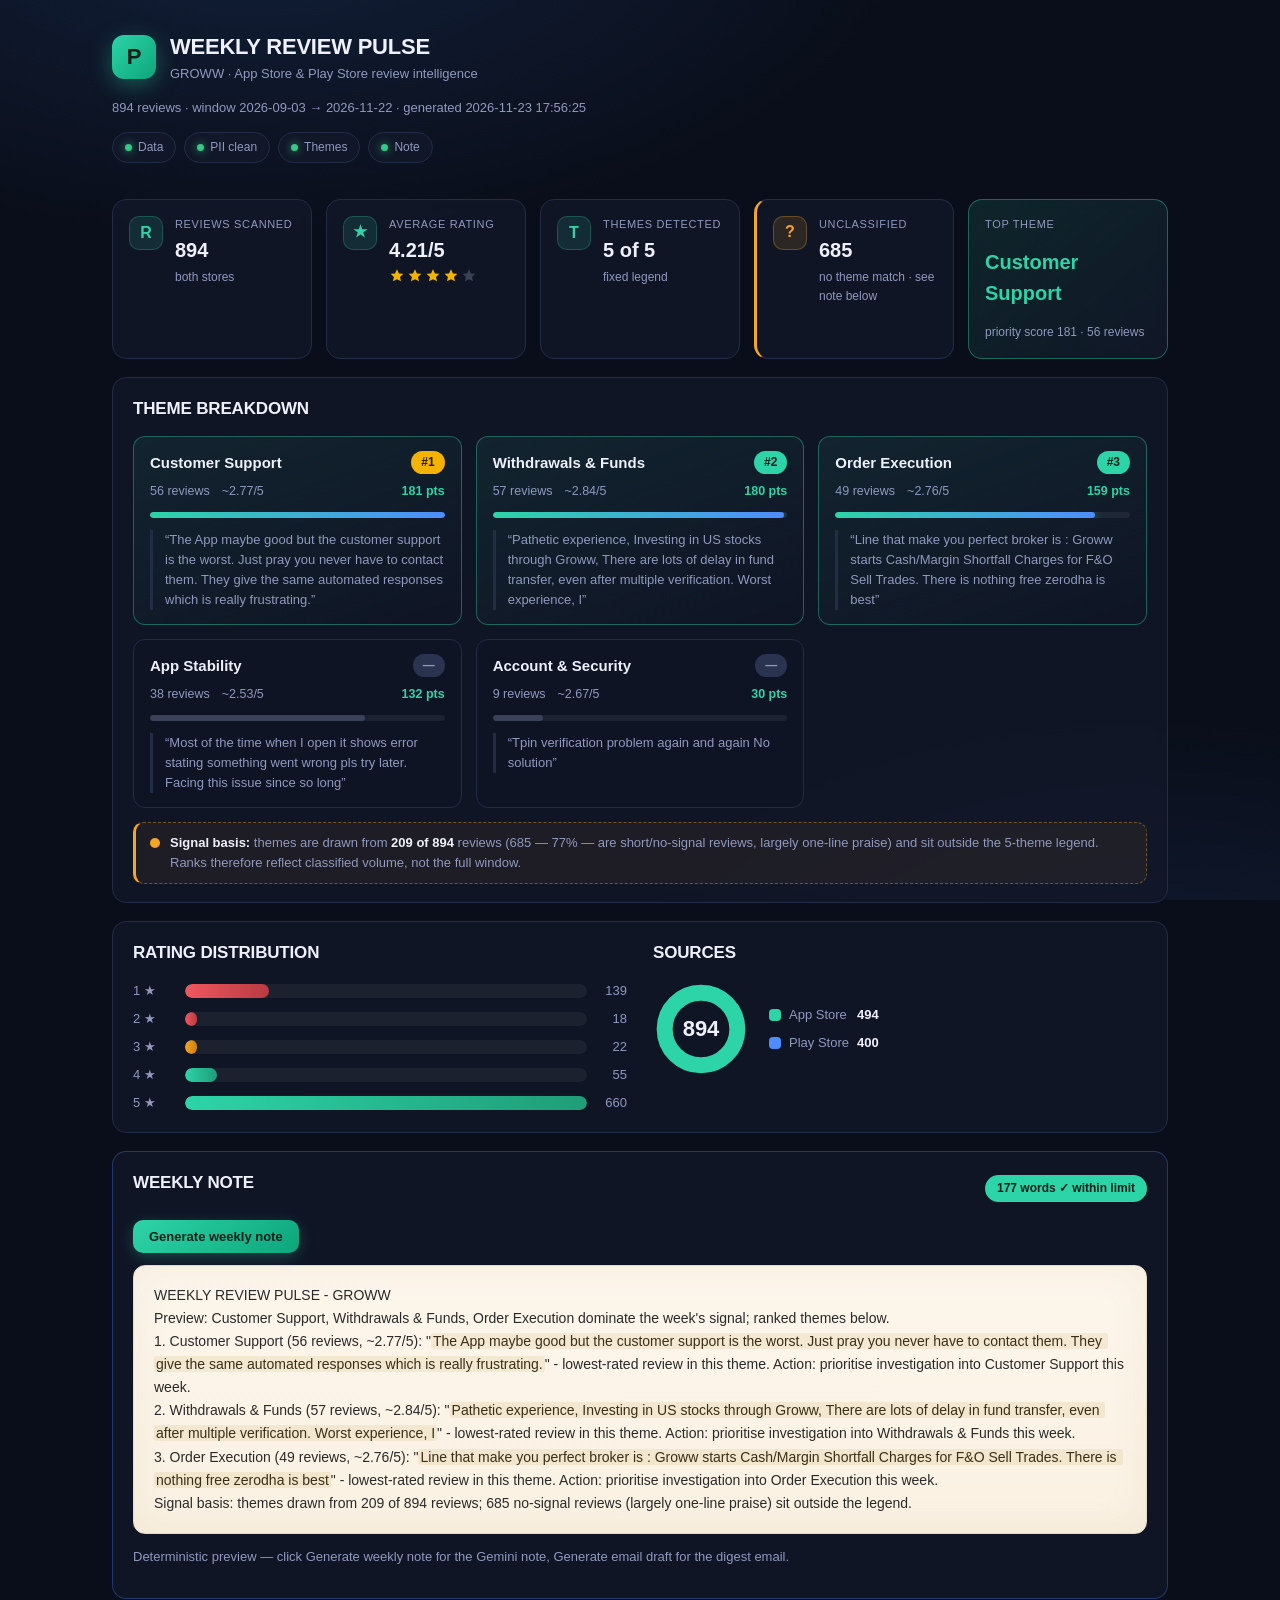
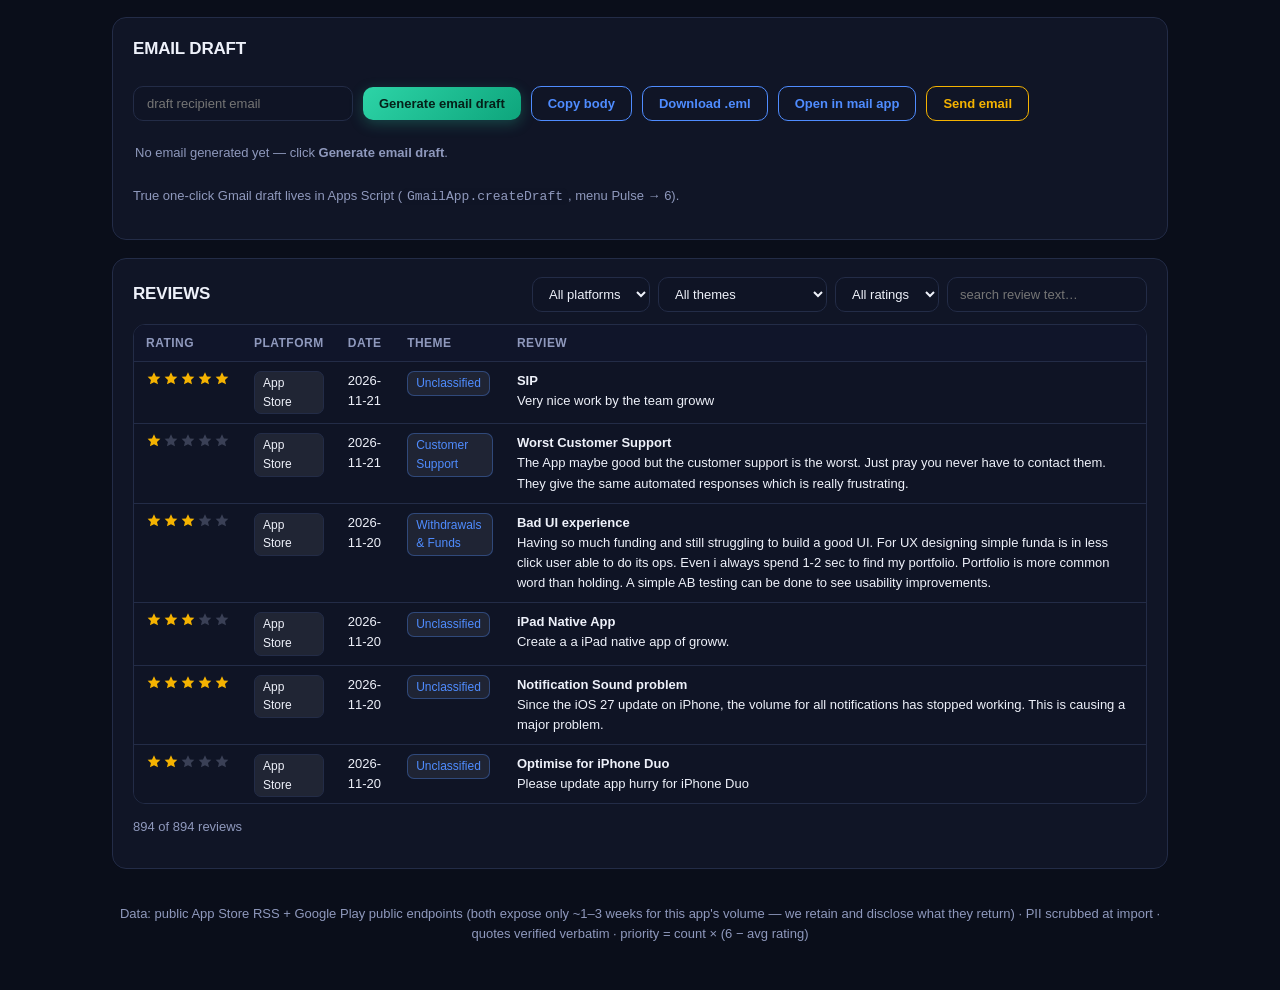
<file: web/index.html>
<!DOCTYPE html>
<html lang="en">
<head>
  <meta charset="UTF-8" />
  <meta name="viewport" content="width=device-width, initial-scale=1.0" />
  <title>Weekly Review Pulse — GROWW</title>
  <style>
    html, body { background: #0a0e1a; color: #e6e9f2; }
    body { font-family: -apple-system, BlinkMacSystemFont, "Segoe UI", Roboto, sans-serif; }
  </style>
  <link rel="stylesheet" href="style.css" />
</head>
<body>
  <div id="boot" class="boot" role="status" aria-live="polite">
    <span class="boot-spin"></span> Loading weekly pulse&hellip;
  </div>

  <header class="hero">
    <div class="brand">
      <span class="logo">P</span>
      <div>
        <h1>Weekly Review Pulse</h1>
        <p class="sub">GROWW &middot; App Store &amp; Play Store review intelligence</p>
      </div>
    </div>
    <div class="meta" id="meta">loading&hellip;</div>
    <div class="stages" id="stages"></div>
  </header>

  <main>
    <section id="stats" class="kpis"></section>

    <section class="panel theme-breakdown">
      <h2>Theme breakdown</h2>
      <div id="themeCards" class="theme-grid"></div>
      <div id="coverageStrip" class="coverage"></div>
    </section>

    <section class="panel split">
      <div>
        <h2>Rating distribution</h2>
        <div id="ratingChart" class="rating-chart"></div>
      </div>
      <div>
        <h2>Sources</h2>
        <div id="sourceChart" class="source-chart"></div>
      </div>
    </section>

    <section id="noteSection" class="panel note-panel">
      <div class="panel-title">
        <h2>Weekly note</h2>
        <span id="noteBadge" class="badge"></span>
      </div>
      <div class="actions-row">
        <button id="btnNote">Generate weekly note</button>
        <span id="noteStatus" class="hint"></span>
      </div>
      <div id="noteText" class="note-doc"></div>
      <p id="noteLimitation" class="hint"></p>
    </section>

    <section id="emailSection" class="panel">
      <div class="panel-title">
        <h2>Email draft</h2>
        <span id="emailStatus" class="hint"></span>
      </div>
      <div class="actions-row">
        <input id="recipient" type="email" placeholder="draft recipient email" />
        <button id="btnEmail">Generate email draft</button>
        <button id="btnCopy" class="ghost">Copy body</button>
        <button id="btnEml" class="ghost">Download .eml</button>
        <button id="btnMailto" class="ghost">Open in mail app</button>
        <button id="btnSend" class="ghost send">Send email</button>
      </div>
      <div id="emailPlaceholder" class="hint email-placeholder">No email generated yet — click <b>Generate email draft</b>.</div>
      <div id="emailPreview" class="email-preview">
        <div id="emailHeader" class="email-header"></div>
        <div id="emailBody" class="note-doc email-doc"></div>
      </div>
      <p class="hint">True one-click Gmail draft lives in Apps Script (<code>GmailApp.createDraft</code>, menu Pulse &rarr; 6).</p>
    </section>

    <section class="panel">
      <div class="panel-title">
        <h2>Reviews</h2>
        <div class="filters">
          <select id="filterPlatform"><option value="">All platforms</option></select>
          <select id="filterTheme"><option value="">All themes</option></select>
          <select id="filterRating"><option value="">All ratings</option></select>
          <input id="filterSearch" type="search" placeholder="search review text…" />
        </div>
      </div>
      <div class="table-wrap">
        <table>
          <thead>
            <tr><th>Rating</th><th>Platform</th><th>Date</th><th>Theme</th><th>Review</th></tr>
          </thead>
          <tbody id="reviewRows"></tbody>
        </table>
      </div>
      <p id="rowCount" class="hint"></p>
    </section>
  </main>

  <footer>
    <p class="hint">Data: public App Store RSS + Google Play public endpoints (both expose only ~1–3 weeks for this app's volume — we retain and disclose what they return) &middot; PII scrubbed at import &middot; quotes verified verbatim &middot; priority = count × (6 − avg rating)</p>
  </footer>

  <script src="app.js"></script>
</body>
</html>
</file>
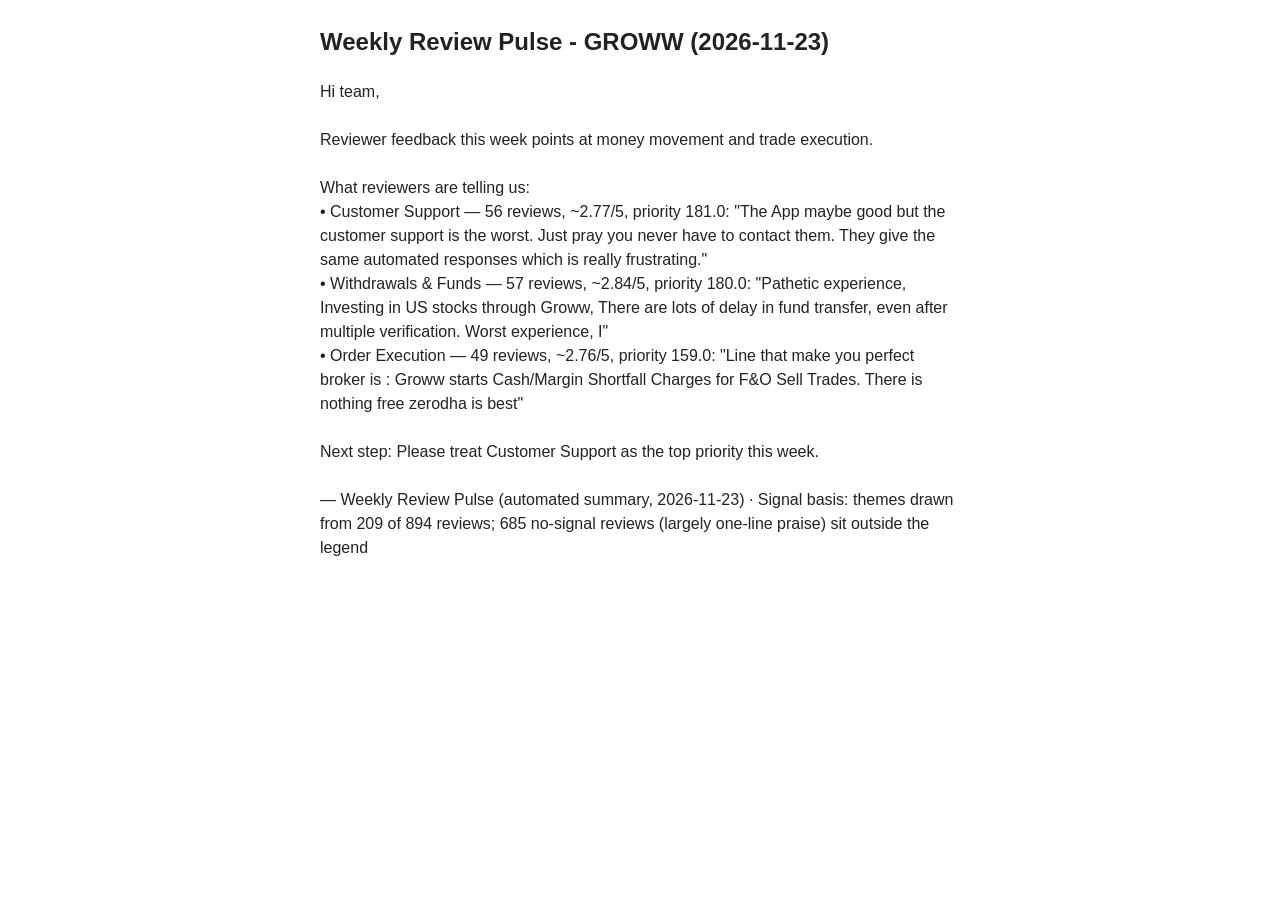
<file: output/email_draft.html>
<!DOCTYPE html><html><head><meta charset='utf-8'><title>GROWW Weekly Review Pulse - email draft</title></head><body style='font-family:-apple-system,Segoe UI,Roboto,sans-serif;max-width:640px;margin:24px auto;line-height:1.5;color:#222'><h2>Weekly Review Pulse - GROWW (2026-11-23)</h2><pre style='white-space:pre-wrap;font:inherit'>Hi team,

Reviewer feedback this week points at money movement and trade execution.

What reviewers are telling us:
• Customer Support — 56 reviews, ~2.77/5, priority 181.0: &quot;The App maybe good but the customer support is the worst. Just pray you never have to contact them. They give the same automated responses which is really frustrating.&quot;
• Withdrawals &amp; Funds — 57 reviews, ~2.84/5, priority 180.0: &quot;Pathetic experience, Investing in US stocks through Groww, There are lots of delay in fund transfer, even after multiple verification. Worst experience, I&quot;
• Order Execution — 49 reviews, ~2.76/5, priority 159.0: &quot;Line that make you perfect broker is : Groww starts Cash/Margin Shortfall Charges for F&amp;O Sell Trades. There is nothing free zerodha is best&quot;

Next step: Please treat Customer Support as the top priority this week.

— Weekly Review Pulse (automated summary, 2026-11-23) · Signal basis: themes drawn from 209 of 894 reviews; 685 no-signal reviews (largely one-line praise) sit outside the legend</pre></body></html>
</file>
<file: web/style.css>
:root {
  --bg: #0a0e1a;
  --bg-grad: radial-gradient(1200px 600px at 20% -10%, #12203a 0%, transparent 55%),
    radial-gradient(1000px 500px at 90% 110%, #101a30 0%, transparent 55%);
  --panel: rgba(20, 26, 44, 0.72);
  --panel2: rgba(16, 21, 37, 0.85);
  --line: #232c47;
  --text: #eef1fa;
  --muted: #8f99bd;
  --accent: #4f8cff;
  --teal: #2dd4a7;
  --gold: #f5b301;
  --warn: #f5a623;
  --bad: #f0575e;
  --good: #34c98a;
  --radius: 14px;
}

* { box-sizing: border-box; }

html { -webkit-text-size-adjust: 100%; }

.boot {
  position: fixed; inset: 0; z-index: 50;
  display: flex; align-items: center; justify-content: center; gap: 12px;
  background: var(--bg); background-image: var(--bg-grad);
  color: var(--muted); font-size: 15px;
}
.boot.hidden { display: none; }
.boot-spin {
  width: 18px; height: 18px; border-radius: 50%;
  border: 2px solid rgba(255, 255, 255, 0.15); border-top-color: var(--teal);
  animation: bootspin 0.8s linear infinite;
}
@keyframes bootspin { to { transform: rotate(360deg); } }

main { opacity: 0; transition: opacity 0.3s ease; }
main.ready { opacity: 1; }

body {
  margin: 0;
  font-family: -apple-system, BlinkMacSystemFont, "Segoe UI", Roboto, "Helvetica Neue", sans-serif;
  background: var(--bg);
  background-image: var(--bg-grad);
  background-attachment: fixed;
  color: var(--text);
  line-height: 1.55;
}

header.hero, main, footer { max-width: 1100px; margin: 0 auto; padding: 18px 22px; }
header.hero { padding-top: 30px; display: flex; flex-direction: column; gap: 14px; }

.brand { display: flex; align-items: center; gap: 14px; }
.logo {
  width: 44px; height: 44px; border-radius: 12px;
  background: linear-gradient(135deg, var(--teal), #0ea57c);
  color: #052019; font-weight: 800; font-size: 22px;
  display: grid; place-items: center; box-shadow: 0 6px 22px rgba(45, 212, 167, 0.35);
}
.brand h1 { margin: 0; font-size: 22px; letter-spacing: -0.01em; }
.brand .sub { margin: 0; color: var(--muted); font-size: 13px; }

.meta { color: var(--muted); font-size: 13px; }

.stages { display: flex; gap: 8px; flex-wrap: wrap; }
.stage {
  display: inline-flex; align-items: center; gap: 6px;
  background: var(--panel); border: 1px solid var(--line);
  border-radius: 999px; padding: 5px 12px; font-size: 12px; color: var(--muted);
}
.stage .dot { width: 7px; height: 7px; border-radius: 50%; background: var(--bad); }
.stage.ok .dot { background: var(--good); box-shadow: 0 0 8px rgba(52, 201, 138, .8); }

main { display: flex; flex-direction: column; gap: 18px; }

.kpis { display: grid; grid-template-columns: repeat(auto-fit, minmax(170px, 1fr)); gap: 14px; }
.kpi {
  background: var(--panel); border: 1px solid var(--line); border-radius: var(--radius);
  padding: 16px; display: flex; gap: 12px; align-items: flex-start;
backdrop-filter: blur(6px);
  min-width: 0;
}
.kpi > div { min-width: 0; }
.kpi-icon {
  width: 34px; height: 34px; border-radius: 10px; flex-shrink: 0;
  display: grid; place-items: center; font-weight: 800; color: var(--teal);
  background: rgba(45, 212, 167, 0.12); border: 1px solid rgba(45, 212, 167, 0.25);
}
.kpi-label { display: block; color: var(--muted); font-size: 11px; text-transform: uppercase; letter-spacing: .06em; }
.kpi-value { display: block; font-size: 20px; font-weight: 700; margin: 2px 0; }
.kpi-sub { color: var(--muted); font-size: 12px; display: flex; gap: 2px; align-items: center; flex-wrap: wrap; min-width: 0; }
.kpi-lede { border-color: rgba(45, 212, 167, 0.4); background: linear-gradient(140deg, rgba(45, 212, 167, 0.12), var(--panel)); flex-direction: column; }
.kpi-lede .kpi-value { color: var(--teal); }
.kpi-unclass { border-left: 3px solid var(--warn); }
.kpi-unclass .kpi-icon { color: var(--warn); background: rgba(245, 166, 35, 0.12); border-color: rgba(245, 166, 35, 0.3); }

.panel {
  background: var(--panel); border: 1px solid var(--line); border-radius: var(--radius);
  padding: 18px 20px; backdrop-filter: blur(6px);
}
.panel h2 { margin: 0 0 14px; font-size: 17px; letter-spacing: -0.01em; }
.theme-breakdown > h2 { text-transform: uppercase; font-weight: 800; }
.panel h2, .panel-title h2, .brand h1 { text-transform: uppercase; font-weight: 800; }
.panel-title { display: flex; align-items: center; justify-content: space-between; gap: 12px; flex-wrap: wrap; }
.panel-title h2 { margin-bottom: 12px; }
.panel.split { display: grid; grid-template-columns: 1fr 1fr; gap: 26px; }
@media (max-width: 760px) { .panel.split { grid-template-columns: 1fr; } }

.badge { background: var(--teal); color: #052019; border-radius: 999px; padding: 4px 12px; font-size: 12px; font-weight: 700; }
.badge-warn { background: var(--warn); color: #231400; }

.theme-grid { display: grid; grid-template-columns: repeat(auto-fit, minmax(280px, 1fr)); gap: 14px; }
.theme-card {
  background: var(--panel2); border: 1px solid var(--line); border-radius: 12px; padding: 14px 16px;
  min-width: 0; overflow: hidden;
  transition: transform .12s ease, border-color .12s ease;
}
.theme-card:hover { transform: translateY(-2px); border-color: #344064; }
.coverage {
  margin-top: 14px; padding: 10px 14px;
  display: flex; gap: 10px; align-items: flex-start;
  border: 1px dashed rgba(245, 166, 35, 0.4); border-left: 3px solid var(--warn);
  background: rgba(245, 166, 35, 0.06); border-radius: 10px;
  color: var(--muted); font-size: 13px;
}
.coverage b { color: var(--text); }
.coverage-dot { width: 10px; height: 10px; border-radius: 50%; background: var(--warn); margin-top: 5px; flex-shrink: 0; }
.theme-card.hot { border-color: rgba(45, 212, 167, 0.4); background: linear-gradient(160deg, rgba(45, 212, 167, 0.08), var(--panel2)); }
.theme-card header { display: flex; align-items: center; justify-content: space-between; gap: 8px; }
.theme-card h3 { margin: 0; font-size: 15px; }
.rank { background: var(--teal); color: #052019; border-radius: 999px; padding: 2px 10px; font-size: 12px; font-weight: 700; }
.rank-1 { background: var(--gold); color: #251a00; }
.rank.dim { background: #2a3350; color: var(--muted); }
.theme-meta { display: flex; flex-wrap: wrap; gap: 4px 12px; color: var(--muted); font-size: 12.5px; margin: 8px 0 10px; }
.theme-meta span { flex-shrink: 0; }
.theme-meta .score { color: var(--teal); font-weight: 700; margin-left: auto; }
.prio-bar { height: 6px; border-radius: 99px; background: rgba(255, 255, 255, 0.06); overflow: hidden; }
.prio-fill { height: 100%; border-radius: 99px; background: #3a4159; }
.prio-fill.live { background: linear-gradient(90deg, var(--teal), var(--accent)); box-shadow: 0 0 10px rgba(45, 212, 167, .5); }
blockquote { margin: 12px 0 0; padding-left: 12px; border-left: 3px solid var(--line); color: var(--muted); font-size: 13px; }

.rating-chart { display: flex; flex-direction: column; gap: 8px; }
.rating-chart .row { display: flex; align-items: center; gap: 10px; font-size: 13px; }
.rating-chart .lab { width: 42px; color: var(--muted); }
.rating-chart .bar { flex: 1; height: 14px; background: rgba(255,255,255,0.05); border-radius: 7px; overflow: hidden; }
.rating-chart .fill { height: 100%; border-radius: 7px; }
.rating-chart .fill.good { background: linear-gradient(90deg, #2dd4a7, #1f9d78); }
.rating-chart .fill.mid { background: linear-gradient(90deg, #f5a623, #c97f12); }
.rating-chart .fill.bad { background: linear-gradient(90deg, #f0575e, #b93a42); }
.rating-chart .cnt { min-width: 30px; text-align: right; color: var(--muted); }

.source-chart { display: flex; align-items: center; gap: 20px; flex-wrap: wrap; }
.donut { position: relative; width: 96px; height: 96px; }
.donut svg { transform: rotate(-90deg); }
.donut-label { position: absolute; inset: 0; display: grid; place-items: center; font-size: 22px; font-weight: 800; }
.legend { display: flex; flex-direction: column; gap: 8px; font-size: 13px; }
.legend-row { display: flex; align-items: center; gap: 8px; color: var(--muted); }
.legend-row b { margin-left: auto; color: var(--text); }
.swatch { width: 12px; height: 12px; border-radius: 4px; }

.note-panel { border-color: rgba(79, 140, 255, 0.3); }
.note-doc {
  white-space: pre-wrap;
  background: linear-gradient(180deg, #fdf6ec, #faf1e2);
  color: #2a2a2a;
  border: 1px solid #e5d9c0; border-radius: 12px;
  padding: 18px 20px; font-size: 14px; line-height: 1.65;
  box-shadow: inset 0 0 40px rgba(120, 90, 30, 0.06);
}
.note-doc .quote {
  background: rgba(201, 166, 90, 0.16);
  color: #3a2f18;
  border-radius: 3px;
  padding: 0 2px;
  -webkit-box-decoration-break: clone;
  box-decoration-break: clone;
}
.email-doc {
  background: #ffffff;
  color: #2a2a2a;
  border: 1px solid #e3e6ee;
  box-shadow: none;
}
.email-preview { display: none; }
.email-preview.visible { display: block; }
.email-placeholder { padding: 10px 2px; }
.email-header {
  background: var(--panel2); border: 1px solid var(--line); border-radius: 12px 12px 0 0;
  padding: 12px 16px; margin-bottom: 12px;
}
.email-title {
  font-size: 16px; font-weight: 800; color: var(--teal);
  border-bottom: 1px dashed var(--line); padding-bottom: 8px; margin-bottom: 8px;
}
.hdr-row { display: grid; grid-template-columns: 72px 1fr; gap: 8px; font-size: 13px; padding: 2px 0; }
.hdr-k { color: var(--muted); }
.hdr-v.subject { color: var(--text); font-weight: 700; }

.actions-row { display: flex; align-items: center; gap: 10px; flex-wrap: wrap; margin: 12px 0; }
.actions-row input {
  background: var(--panel2); color: var(--text); border: 1px solid var(--line);
  border-radius: 10px; padding: 9px 13px; font-size: 13px; min-width: 220px;
}
button {
  background: linear-gradient(135deg, var(--teal), #0ea57c); color: #052019;
  border: 0; border-radius: 10px; padding: 9px 16px; font-size: 13px; font-weight: 700; cursor: pointer;
  box-shadow: 0 4px 14px rgba(45, 212, 167, 0.25);
  transition: filter .12s ease, transform .12s ease;
}
button:hover { filter: brightness(1.08); transform: translateY(-1px); }
button:disabled { opacity: .5; cursor: default; transform: none; }
button.ghost { background: transparent; box-shadow: none; border: 1px solid var(--accent); color: var(--accent); }
button.ghost:hover { background: rgba(79, 140, 255, 0.12); }
button.send { border-color: var(--gold); color: var(--gold); }
button.send:hover { background: rgba(245, 179, 1, 0.12); }

.filters { display: flex; gap: 8px; flex-wrap: wrap; margin-bottom: 12px; }
.filters select, .filters input {
  background: var(--panel2); color: var(--text); border: 1px solid var(--line);
  border-radius: 10px; padding: 8px 12px; font-size: 13px;
}
.filters input { min-width: 200px; }

.table-wrap { overflow: auto; max-height: 480px; border: 1px solid var(--line); border-radius: 12px; background: var(--panel2); }
table { border-collapse: collapse; width: 100%; font-size: 13px; }
th { position: sticky; top: 0; background: #10152a; z-index: 2; text-align: left; padding: 9px 12px; border-bottom: 1px solid var(--line); color: var(--muted); font-size: 12px; text-transform: uppercase; letter-spacing: .04em; }
td { padding: 9px 12px; border-bottom: 1px solid var(--line); vertical-align: top; }
tr:hover td { background: rgba(79, 140, 255, 0.06); }
.stars { display: inline-flex; gap: 1px; }
.tag, .theme-tag { display: inline-block; background: rgba(255,255,255,0.07); border: 1px solid var(--line); border-radius: 7px; padding: 2px 8px; font-size: 12px; }
.theme-tag { color: var(--accent); border-color: rgba(79,140,255,.35); }

.hint { color: var(--muted); font-size: 13px; }
.hint code { background: var(--panel2); padding: 1px 5px; border-radius: 5px; }

footer { padding-top: 4px; padding-bottom: 34px; text-align: center; }
</file>
